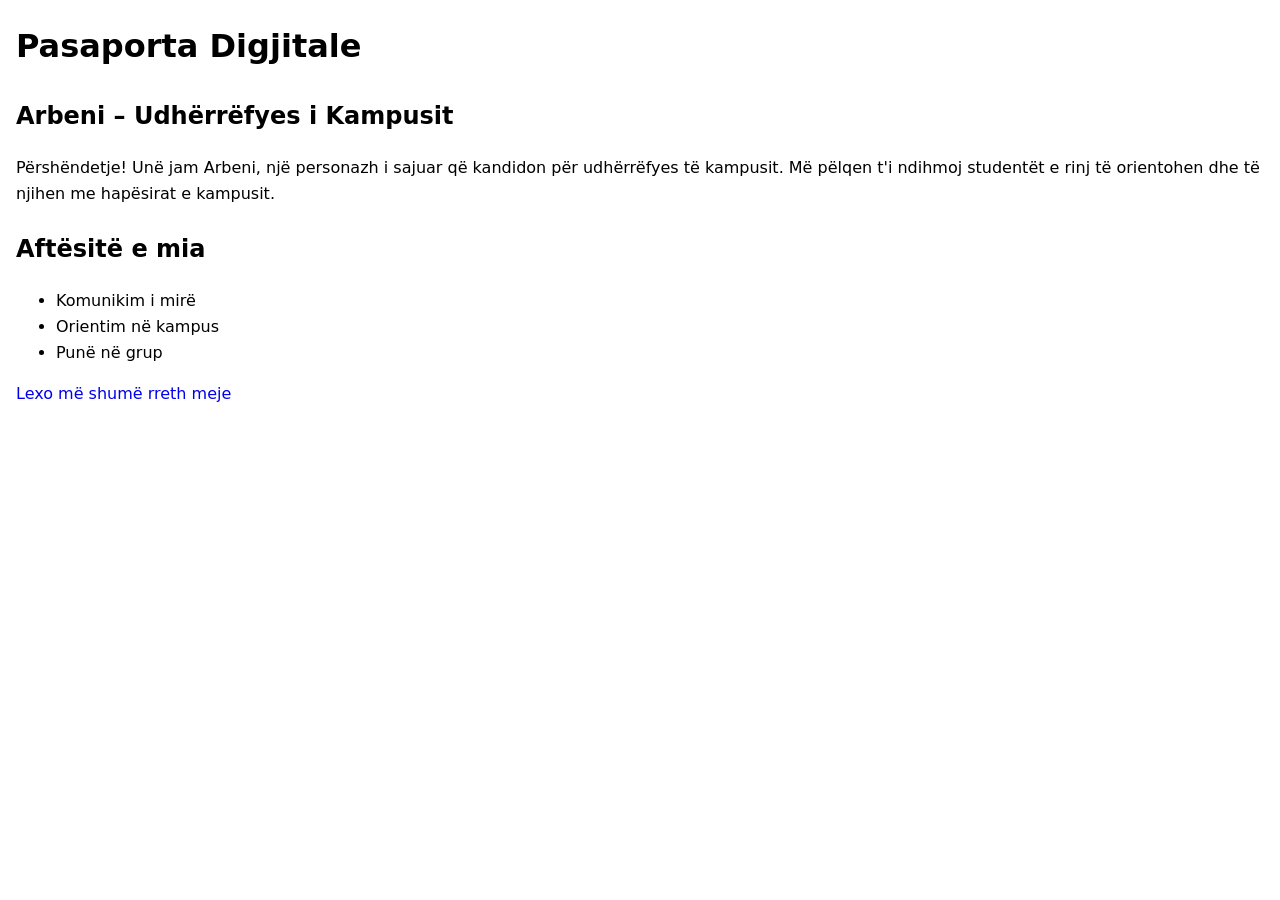
<file: JavaI/index.html>
<!DOCTYPE html>
<html lang="sq">
<head>
    <meta charset="UTF-8">
    <meta name="viewport" content="width=device-width, initial-scale=1.0">
    <title>Pasaporta Digjitale</title>
    <link rel="stylesheet" href="style.css">
</head>

<body>

    <h1>Pasaporta Digjitale</h1>

    <h2>Arbeni – Udhërrëfyes i Kampusit</h2>

<p>
    Përshëndetje! Unë jam Arbeni, një personazh i sajuar
    që kandidon për udhërrëfyes të kampusit.
    Më pëlqen t'i ndihmoj studentët e rinj të orientohen
    dhe të njihen me hapësirat e kampusit.
</p>

    <h2>Aftësitë e mia</h2>

<ul>
    <li>Komunikim i mirë</li>
    <li>Orientim në kampus</li>
    <li>Punë në grup</li>
</ul>

<p>
    <a href="rreth.html">Lexo më shumë rreth meje</a>
</p>

</body>
</html>
</file>
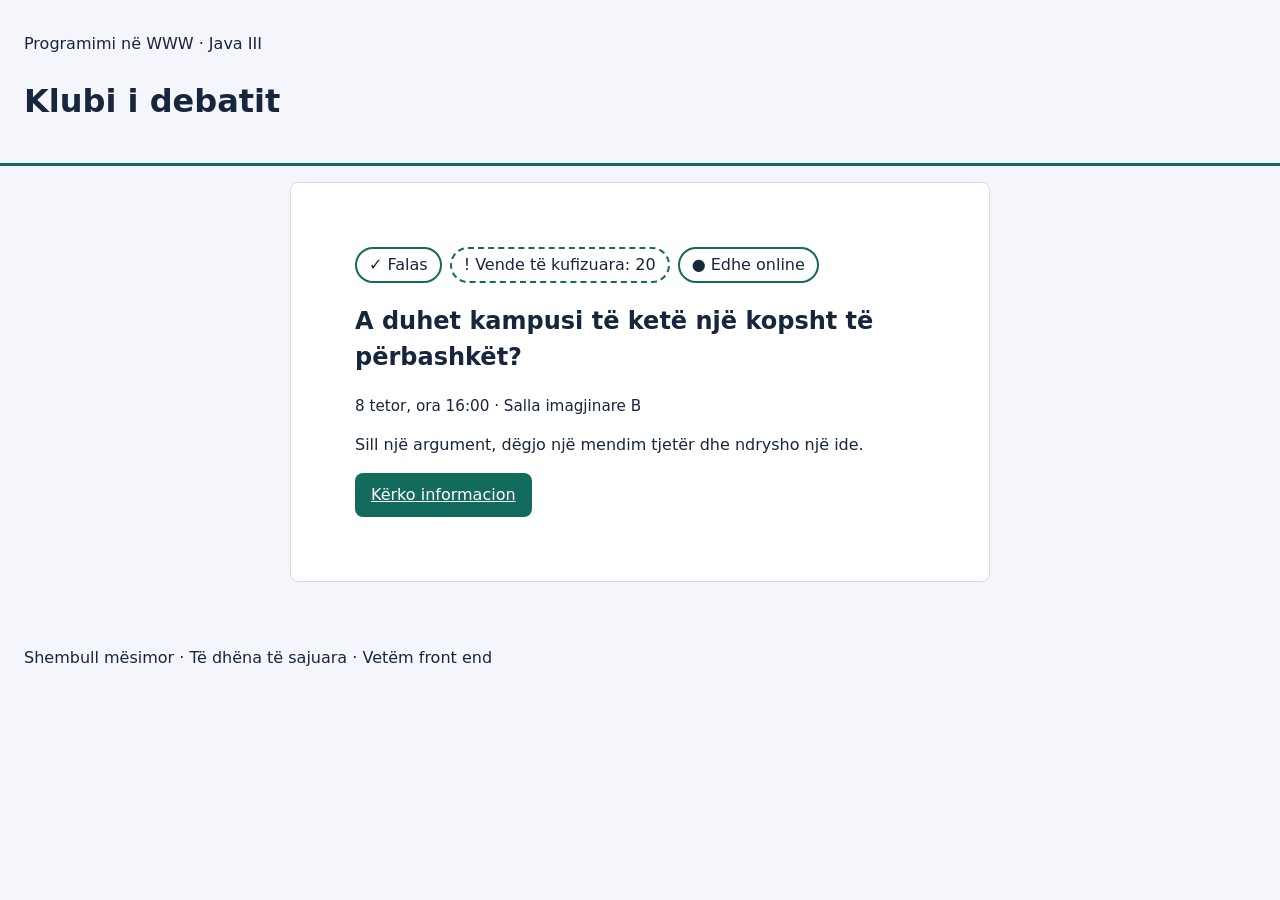
<file: JavaIII/index.html>
<!doctype html>
<html lang="sq">
  <head>
    <meta charset="UTF-8" />
    <meta name="viewport" content="width=device-width, initial-scale=1" />
    <title>Klinika e CSS: shpëto afishen</title>
    <link rel="stylesheet" href="style.css" />
    <link rel="stylesheet" href="gabime.css" />
  </head>
  <body>
    <a class="skip" href="#main">Kalo te përmbajtja</a>
    <header>
      <p>Programimi në WWW · Java III</p>
      <h1>Klubi i debatit</h1>
    </header>
    <main id="main">
      <article id="poster" class="poster">
        <ul class="tags">
          <li class="tag tag--free">Falas</li>
          <li class="tag tag--limited">Vende të kufizuara: 20</li>
          <li class="tag tag--online">Edhe online</li>
        </ul>
        <h2>A duhet kampusi të ketë një kopsht të përbashkët?</h2>
        <p class="meta">8 tetor, ora 16:00 · Salla imagjinare B</p>
        <p>Sill një argument, dëgjo një mendim tjetër dhe ndrysho një ide.</p>
        <a class="btn" href="#regjistrimi">Kërko informacion</a>
      </article>
    </main>
    <footer>Shembull mësimor · Të dhëna të sajuara · Vetëm front end</footer>
  </body>
</html>
</file>
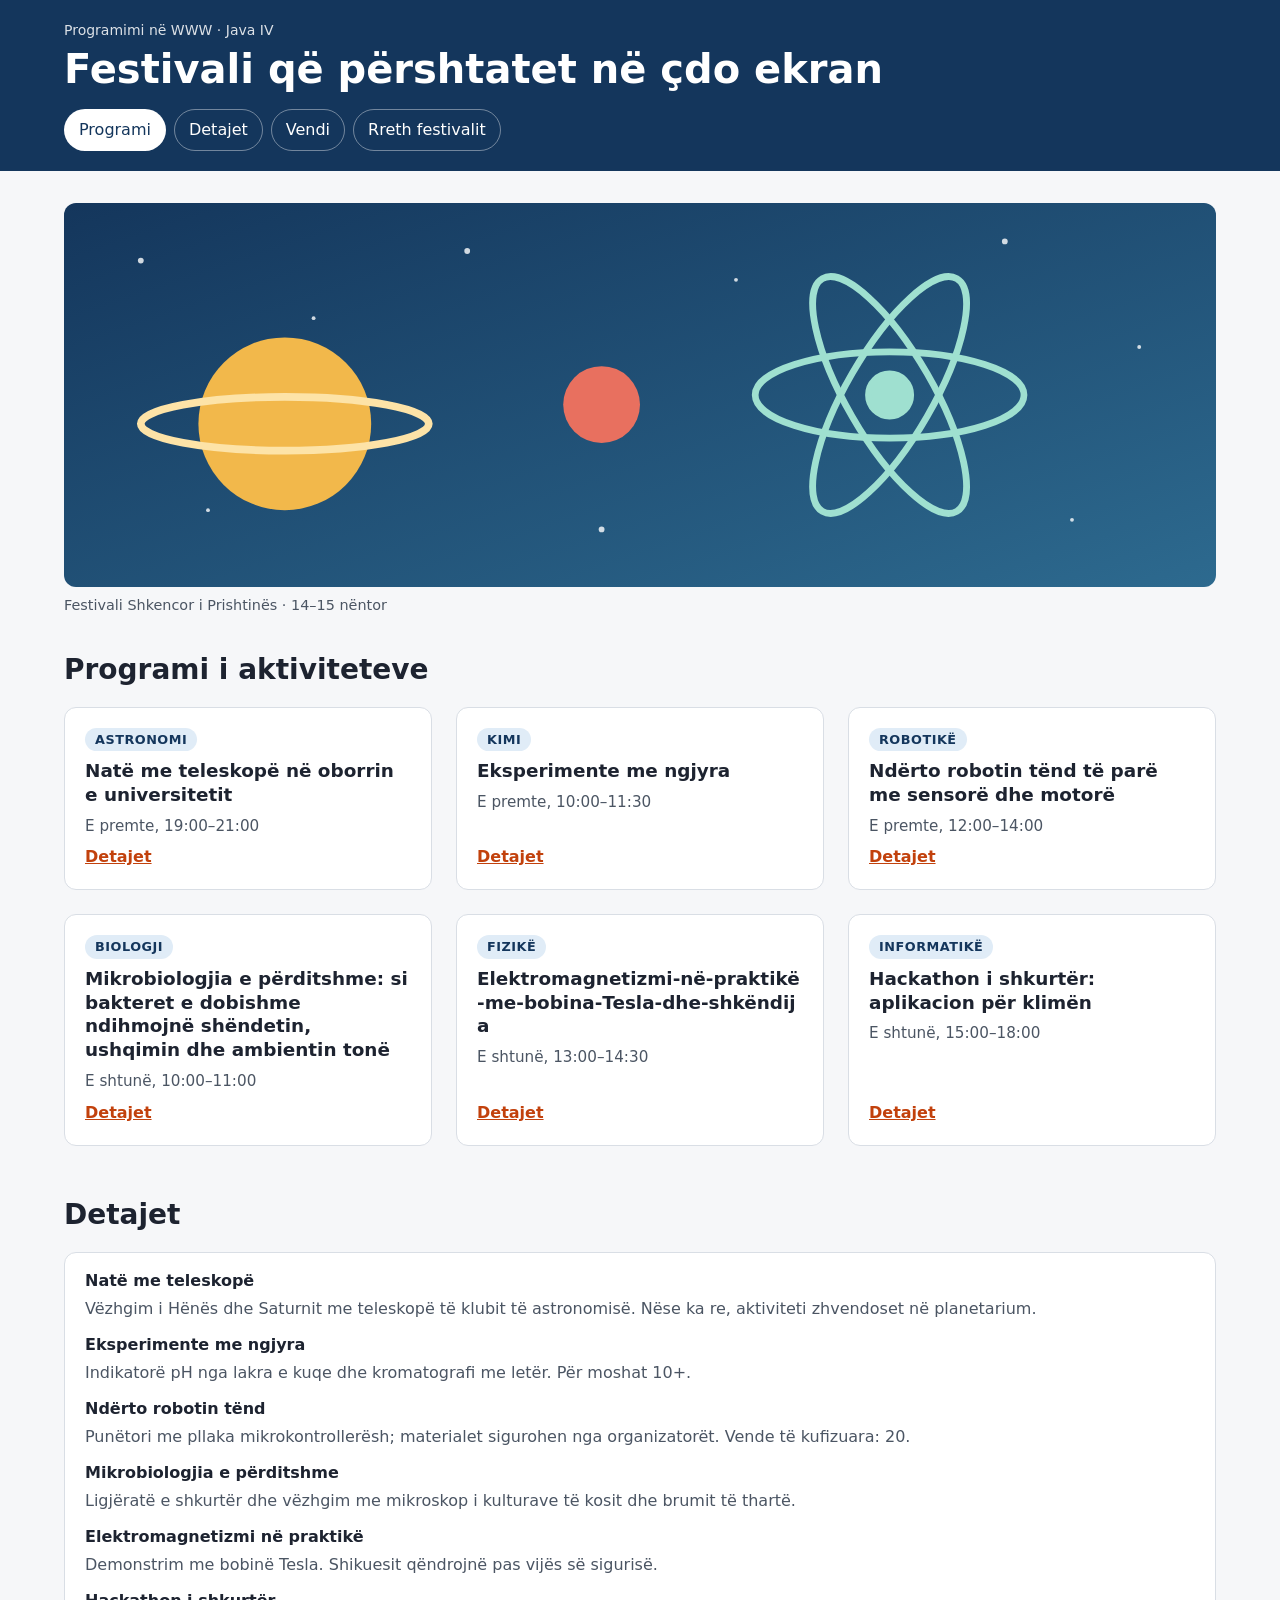
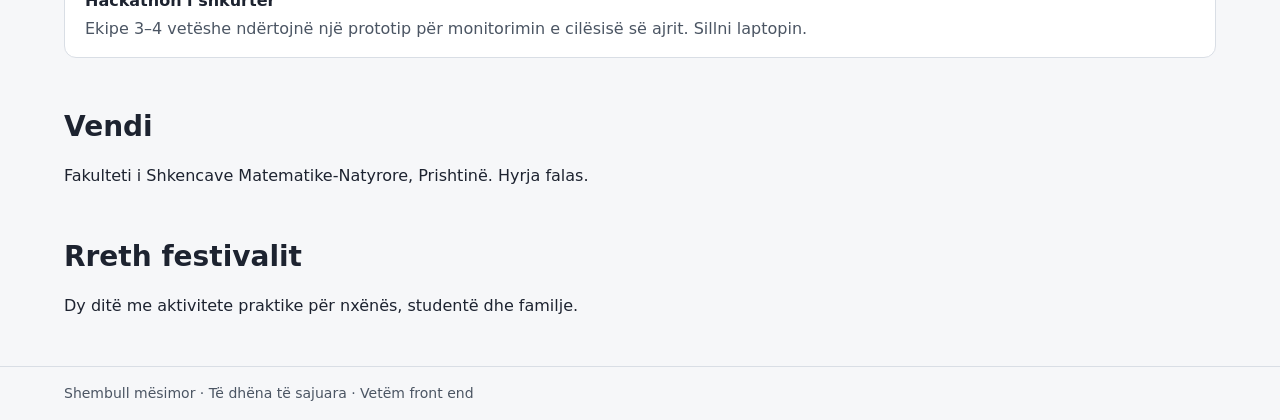
<file: JavaIV/index.html>
<!doctype html>
<html lang="sq">
  <head>
    <meta charset="UTF-8" />
    <meta name="viewport" content="width=device-width, initial-scale=1" />
    <title>Festivali që përshtatet në çdo ekran</title>
    <link rel="stylesheet" href="style.css" />
  </head>
  <body>
    <a class="skip" href="#main">Kalo te përmbajtja</a>

    <header class="site-header">
      <div class="wrap">
        <p class="eyebrow">Programimi në WWW · Java IV</p>
        <h1>Festivali që përshtatet në çdo ekran</h1>
        <nav class="menu" aria-label="Menuja kryesore">
          <ul>
            <li><a href="#programi" aria-current="page">Programi</a></li>
            <li><a href="#detajet">Detajet</a></li>
            <li><a href="#vendi">Vendi</a></li>
            <li><a href="#rreth">Rreth festivalit</a></li>
          </ul>
        </nav>
      </div>
    </header>

    <main id="main" class="wrap">
      <figure class="hero">
        <img
          src="assets/festivali.svg"
          alt="Ilustrim i festivalit shkencor me një planet, një atom dhe yje"
          width="1200"
          height="400"
        />
        <figcaption>Festivali Shkencor i Prishtinës · 14–15 nëntor</figcaption>
      </figure>

      <section id="programi" aria-labelledby="programi-titulli">
        <h2 id="programi-titulli">Programi i aktiviteteve</h2>

        <ul class="cards">
          <li>
            <article class="card">
              <p class="card__cat">Astronomi</p>
              <h3 class="card__title">Natë me teleskopë në oborrin e universitetit</h3>
              <p class="card__time">
                <time datetime="2026-11-14T19:00">E premte, 19:00</time>–<time datetime="2026-11-14T21:00">21:00</time>
              </p>
              <a class="card__link" href="#d1">Detajet<span class="sr-only"> për Natë me teleskopë</span></a>
            </article>
          </li>
          <li>
            <article class="card">
              <p class="card__cat">Kimi</p>
              <h3 class="card__title">Eksperimente me ngjyra</h3>
              <p class="card__time">
                <time datetime="2026-11-14T10:00">E premte, 10:00</time>–<time datetime="2026-11-14T11:30">11:30</time>
              </p>
              <a class="card__link" href="#d2">Detajet<span class="sr-only"> për Eksperimente me ngjyra</span></a>
            </article>
          </li>
          <li>
            <article class="card">
              <p class="card__cat">Robotikë</p>
              <h3 class="card__title">Ndërto robotin tënd të parë me sensorë dhe motorë</h3>
              <p class="card__time">
                <time datetime="2026-11-14T12:00">E premte, 12:00</time>–<time datetime="2026-11-14T14:00">14:00</time>
              </p>
              <a class="card__link" href="#d3">Detajet<span class="sr-only"> për Ndërto robotin tënd</span></a>
            </article>
          </li>
          <li>
            <article class="card">
              <!-- Sfida e transferimit: titull me saktësisht 100 karaktere -->
              <p class="card__cat">Biologji</p>
              <h3 class="card__title">Mikrobiologjia e përditshme: si bakteret e dobishme ndihmojnë shëndetin, ushqimin dhe ambientin tonë</h3>
              <p class="card__time">
                <time datetime="2026-11-15T10:00">E shtunë, 10:00</time>–<time datetime="2026-11-15T11:00">11:00</time>
              </p>
              <a class="card__link" href="#d4">Detajet<span class="sr-only"> për Mikrobiologjia e përditshme</span></a>
            </article>
          </li>
          <li>
            <article class="card">
              <p class="card__cat">Fizikë</p>
              <h3 class="card__title">Elektromagnetizmi‑në‑praktikë‑me‑bobina‑Tesla‑dhe‑shkëndija</h3>
              <p class="card__time">
                <time datetime="2026-11-15T13:00">E shtunë, 13:00</time>–<time datetime="2026-11-15T14:30">14:30</time>
              </p>
              <a class="card__link" href="#d5">Detajet<span class="sr-only"> për Elektromagnetizmi në praktikë</span></a>
            </article>
          </li>
          <li>
            <article class="card">
              <p class="card__cat">Informatikë</p>
              <h3 class="card__title">Hackathon i shkurtër: aplikacion për klimën</h3>
              <p class="card__time">
                <time datetime="2026-11-15T15:00">E shtunë, 15:00</time>–<time datetime="2026-11-15T18:00">18:00</time>
              </p>
              <a class="card__link" href="#d6">Detajet<span class="sr-only"> për Hackathon i shkurtër</span></a>
            </article>
          </li>
        </ul>
      </section>

      <section id="detajet" aria-labelledby="detajet-titulli">
        <h2 id="detajet-titulli">Detajet</h2>
        <dl class="details">
          <dt id="d1">Natë me teleskopë</dt>
          <dd>Vëzhgim i Hënës dhe Saturnit me teleskopë të klubit të astronomisë. Nëse ka re, aktiviteti zhvendoset në planetarium.</dd>
          <dt id="d2">Eksperimente me ngjyra</dt>
          <dd>Indikatorë pH nga lakra e kuqe dhe kromatografi me letër. Për moshat 10+.</dd>
          <dt id="d3">Ndërto robotin tënd</dt>
          <dd>Punëtori me pllaka mikrokontrollerësh; materialet sigurohen nga organizatorët. Vende të kufizuara: 20.</dd>
          <dt id="d4">Mikrobiologjia e përditshme</dt>
          <dd>Ligjëratë e shkurtër dhe vëzhgim me mikroskop i kulturave të kosit dhe brumit të thartë.</dd>
          <dt id="d5">Elektromagnetizmi në praktikë</dt>
          <dd>Demonstrim me bobinë Tesla. Shikuesit qëndrojnë pas vijës së sigurisë.</dd>
          <dt id="d6">Hackathon i shkurtër</dt>
          <dd>Ekipe 3–4 vetëshe ndërtojnë një prototip për monitorimin e cilësisë së ajrit. Sillni laptopin.</dd>
        </dl>
      </section>

      <section id="vendi" aria-labelledby="vendi-titulli">
        <h2 id="vendi-titulli">Vendi</h2>
        <p>Fakulteti i Shkencave Matematike-Natyrore, Prishtinë. Hyrja falas.</p>
      </section>

      <section id="rreth" aria-labelledby="rreth-titulli">
        <h2 id="rreth-titulli">Rreth festivalit</h2>
        <p>Dy ditë me aktivitete praktike për nxënës, studentë dhe familje.</p>
      </section>
    </main>

    <footer class="site-footer">
      <div class="wrap">Shembull mësimor · Të dhëna të sajuara · Vetëm front end</div>
    </footer>
  </body>
</html>
</file>
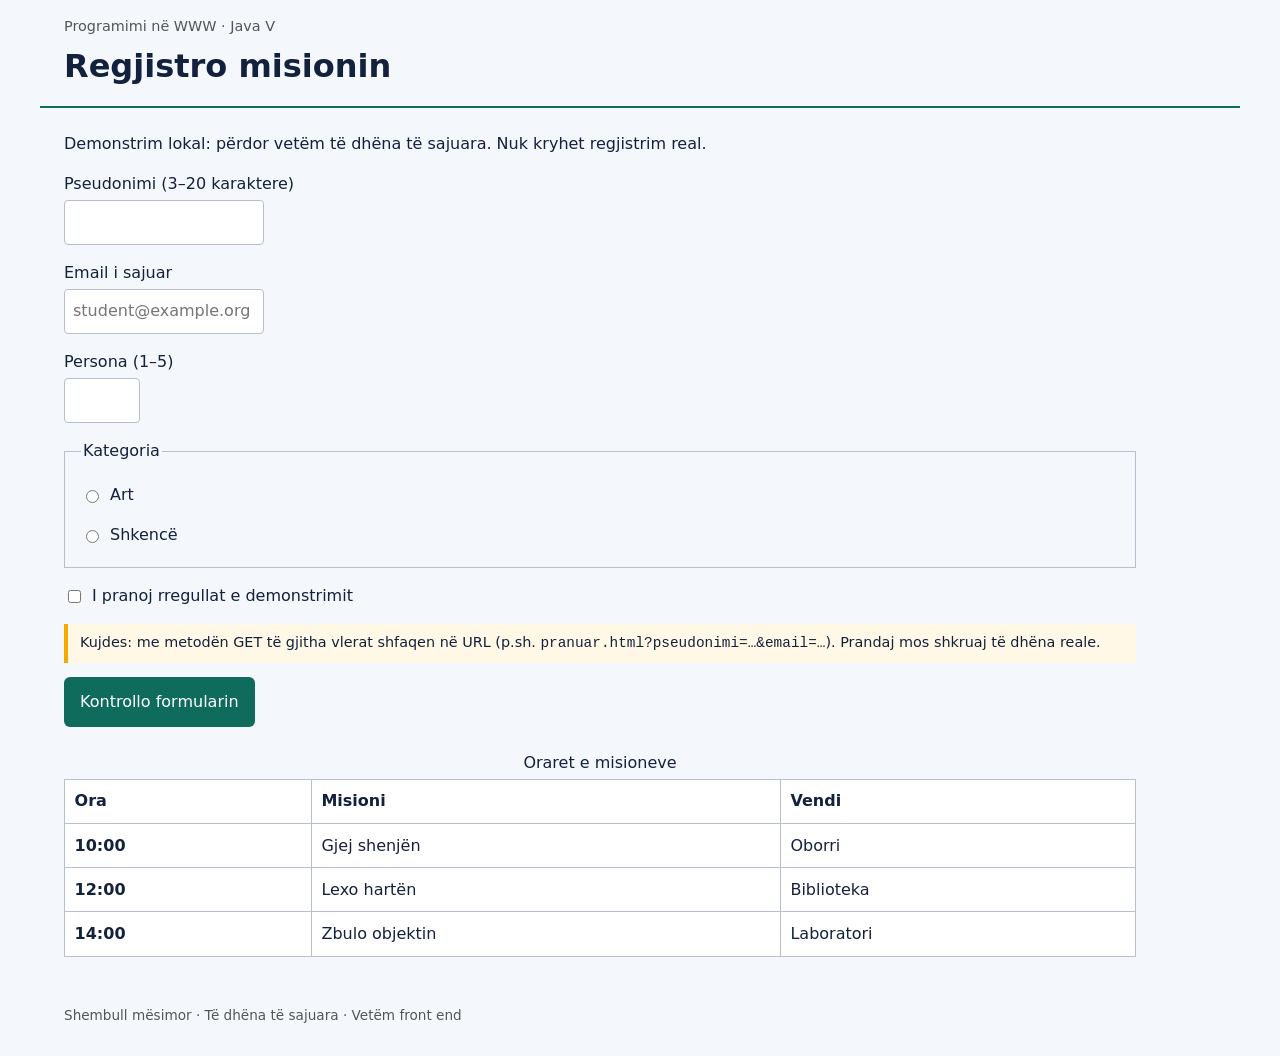
<file: JavaV/index.html>
<!doctype html>
<html lang="sq">
  <head>
    <meta charset="UTF-8" />
    <meta name="viewport" content="width=device-width, initial-scale=1" />
    <title>Formulari i misionit sekret</title>
    <link rel="stylesheet" href="style.css" />
  </head>
  <body>
    <a class="skip" href="#main">Kalo te përmbajtja</a>
    <header>
      <p>Programimi në WWW · Java V</p>
      <h1>Regjistro misionin</h1>
    </header>

    <main id="main">
      <p class="shenim">
        Demonstrim lokal: përdor vetëm të dhëna të sajuara. Nuk kryhet regjistrim real.
      </p>

      <!-- method="get": vlerat dërgohen në URL te pranuar.html; asgjë nuk ruhet në server. -->
      <form action="pranuar.html" method="get">
        <p>
          <label for="pseudonimi">Pseudonimi (3–20 karaktere)</label>
          <input
            type="text"
            id="pseudonimi"
            name="pseudonimi"
            required
            minlength="3"
            maxlength="20"
            autocomplete="off"
          />
        </p>

        <p>
          <label for="email">Email i sajuar</label>
          <input
            type="email"
            id="email"
            name="email"
            required
            placeholder="student@example.org"
          />
        </p>

        <p>
          <label for="persona">Persona (1–5)</label>
          <input
            type="number"
            id="persona"
            name="persona"
            required
            min="1"
            max="5"
            step="1"
            class="i-shkurter"
          />
        </p>

        <fieldset>
          <legend>Kategoria</legend>
          <p>
            <input type="radio" id="kat-art" name="kategoria" value="Art" required />
            <label for="kat-art">Art</label>
          </p>
          <p>
            <input type="radio" id="kat-shkence" name="kategoria" value="Shkencë" />
            <label for="kat-shkence">Shkencë</label>
          </p>
        </fieldset>

        <p>
          <input type="checkbox" id="rregullat" name="rregullat" value="po" required />
          <label for="rregullat">I pranoj rregullat e demonstrimit</label>
        </p>

        <p class="kujdes">
          Kujdes: me metodën GET të gjitha vlerat shfaqen në URL (p.sh.
          <code>pranuar.html?pseudonimi=…&amp;email=…</code>). Prandaj mos shkruaj të dhëna reale.
        </p>

        <button type="submit">Kontrollo formularin</button>
      </form>

      <table>
        <caption>Oraret e misioneve</caption>
        <thead>
          <tr>
            <th scope="col">Ora</th>
            <th scope="col">Misioni</th>
            <th scope="col">Vendi</th>
          </tr>
        </thead>
        <tbody>
          <tr>
            <th scope="row">10:00</th>
            <td>Gjej shenjën</td>
            <td>Oborri</td>
          </tr>
          <tr>
            <th scope="row">12:00</th>
            <td>Lexo hartën</td>
            <td>Biblioteka</td>
          </tr>
          <tr>
            <th scope="row">14:00</th>
            <td>Zbulo objektin</td>
            <td>Laboratori</td>
          </tr>
        </tbody>
      </table>
    </main>

    <footer>Shembull mësimor · Të dhëna të sajuara · Vetëm front end</footer>
  </body>
</html>
</file>
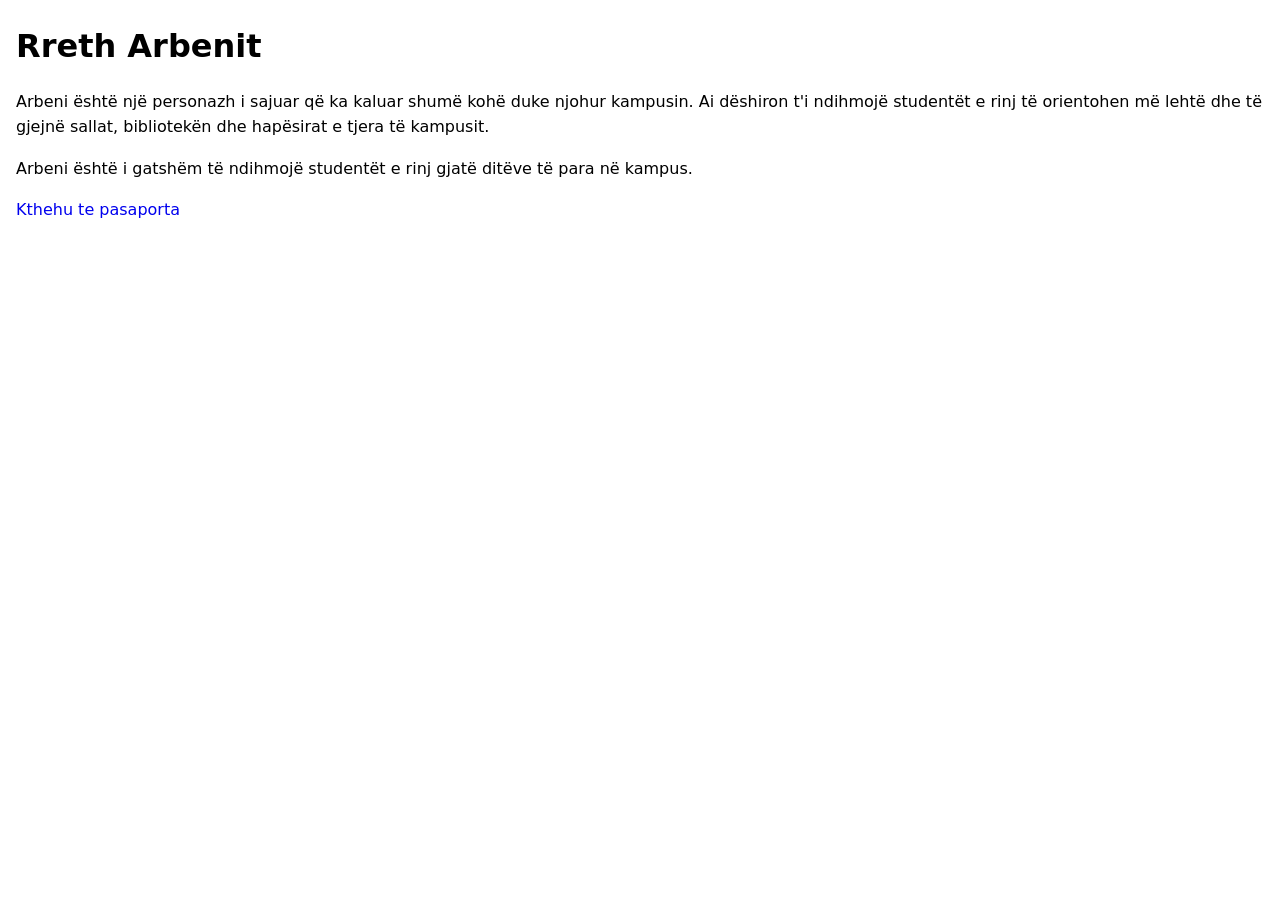
<file: JavaI/rreth.html>
<!DOCTYPE html>
<html lang="sq">
<head>
    <meta charset="UTF-8">
    <meta name="viewport" content="width=device-width, initial-scale=1.0">
    <title>Rreth Arbenit</title>
    <link rel="stylesheet" href="style.css">
</head>

<body>

    <h1>Rreth Arbenit</h1>

    <p>
        Arbeni është një personazh i sajuar që ka kaluar shumë
        kohë duke njohur kampusin. Ai dëshiron t'i ndihmojë
        studentët e rinj të orientohen më lehtë dhe të gjejnë
        sallat, bibliotekën dhe hapësirat e tjera të kampusit.
    </p>

    <p>
        Arbeni është i gatshëm të ndihmojë studentët e rinj
        gjatë ditëve të para në kampus.
    </p>

    <p>
        <a href="index.html">Kthehu te pasaporta</a>
    </p>

</body>
</html>
</file>
<file: JavaI/style.css>
* {
    box-sizing: border-box;
}

body {
    font-family: system-ui, sans-serif;
    margin: 1rem;
    line-height: 1.6;
}

h1 {
    margin-bottom: 0.5rem;
}

h2 {
    margin-top: 1.5rem;
}

a {
    text-decoration: none;
}

a:hover {
    text-decoration: underline;
}
</file>
<file: JavaIII/style.css>
/* Variablat për ngjyrat dhe hapësirat */
:root {
  --ink: #17263c;
  --bg: #f4f6fb;
  --surface: #ffffff;
  --accent: #136b5e;
  --border: #d5dbe6;
  --focus: #f2b705;
  --space: 1rem;
  --radius: 0.5rem;
}

* {
  box-sizing: border-box;
}

body {
  font-family: system-ui, sans-serif;
  margin: 0;
  color: var(--ink);
  background: var(--bg);
  line-height: 1.5;
}

header,
main,
footer {
  padding: var(--space) calc(var(--space) * 1.5);
}

header {
  border-bottom: 3px solid var(--accent);
}

footer {
  margin-top: calc(var(--space) * 2);
}

/* Lidhja "Kalo te përmbajtja": e fshehur derisa merr fokus */
.skip {
  position: absolute;
  left: var(--space);
  top: -4rem;
  background: var(--ink);
  color: #fff;
  padding: 0.5rem 1rem;
  border-radius: var(--radius);
}

.skip:focus-visible {
  top: var(--space);
}

/* Etiketat: dallohen me tekst, kufi dhe ikonë, jo vetëm me ngjyrë */
.tags {
  display: flex;
  flex-wrap: wrap;
  gap: 0.5rem;
  list-style: none;
  margin: 0 0 var(--space);
  padding: 0;
}

.tag {
  border: 2px solid var(--accent);
  border-radius: 999px;
  padding: 0.25rem 0.75rem;
}

.tag--free::before {
  content: "✓ ";
}

.tag--limited {
  border-style: dashed;
}

.tag--limited::before {
  content: "! ";
}

.tag--online::before {
  content: "● ";
}

.meta {
  font-size: 0.95rem;
}

/* Butoni */
.btn {
  display: inline-block;
  background: var(--accent);
  color: #fff;
  padding: 0.6rem 1rem;
  border-radius: var(--radius);
}

/* Gjendjet focus-visible dhe hover */
a:focus-visible,
.btn:focus-visible {
  outline: 3px solid var(--focus);
  outline-offset: 3px;
}

.btn:hover {
  background: var(--ink);
}
</file>
<file: JavaIII/gabime.css>
.poster {
  color: var(--ink);
  background: var(--surface);
  width: 100%;
  max-width: 700px;
  margin-inline: auto;
  padding: clamp(1rem, 5vw, 5rem);
  border: 1px solid var(--border);
  border-radius: var(--radius);
}
</file>
<file: JavaIV/style.css>
/* Java IV — Festivali që përshtatet në çdo ekran
   Mobile-first: stilet bazë janë për telefon, media queries shtojnë kolona. */

:root {
  --ngjyra-kryesore: #14365c;
  --ngjyra-theksi: #c2410c;
  --sfondi: #f6f7f9;
  --karta: #ffffff;
  --teksti: #1d2330;
  --teksti-zbehte: #4b5563;
  --kufiri: #d9dee5;
  --hapesira: clamp(1rem, 3vw, 2rem);
}

* {
  box-sizing: border-box;
}

html {
  scroll-behavior: smooth;
}

body {
  margin: 0;
  font-family: system-ui, -apple-system, "Segoe UI", Roboto, sans-serif;
  line-height: 1.5;
  color: var(--teksti);
  background: var(--sfondi);
}

/* Imazh fleksibël: nuk del kurrë jashtë prindit */
img {
  max-width: 100%;
  height: auto;
  display: block;
}

.wrap {
  width: min(100% - 2 * var(--hapesira), 72rem);
  margin-inline: auto;
}

/* Lidhja "Kalo te përmbajtja" shfaqet vetëm me fokus nga tastiera */
.skip {
  position: absolute;
  left: 1rem;
  top: -3rem;
  padding: 0.5rem 1rem;
  background: #fff;
  color: var(--ngjyra-kryesore);
  z-index: 10;
}
.skip:focus {
  top: 1rem;
}

.sr-only {
  position: absolute;
  width: 1px;
  height: 1px;
  overflow: hidden;
  clip: rect(0 0 0 0);
  white-space: nowrap;
}

/* ---------- Koka dhe menuja (Flexbox) ---------- */
.site-header {
  background: var(--ngjyra-kryesore);
  color: #fff;
  padding-block: 1.25rem;
}

.eyebrow {
  margin: 0;
  font-size: 0.875rem;
  opacity: 0.85;
}

h1 {
  margin: 0.25rem 0 1rem;
  font-size: clamp(1.5rem, 5vw, 2.5rem);
  line-height: 1.2;
}

.menu ul {
  display: flex;
  flex-wrap: wrap; /* në ekran të ngushtë lidhjet kalojnë në rresht të ri */
  gap: 0.5rem;
  margin: 0;
  padding: 0;
  list-style: none;
}

.menu a {
  display: block;
  padding: 0.5rem 0.875rem;
  border: 1px solid rgb(255 255 255 / 0.4);
  border-radius: 999px;
  color: #fff;
  text-decoration: none;
}

.menu a:hover,
.menu a[aria-current="page"] {
  background: #fff;
  color: var(--ngjyra-kryesore);
}

/* Fokus i dukshëm për përdoruesit e tastierës */
a:focus-visible {
  outline: 3px solid #fbbf24;
  outline-offset: 3px;
}

/* ---------- Përmbajtja ---------- */
main {
  padding-block: var(--hapesira);
}

.hero {
  margin: 0 0 var(--hapesira);
}
.hero img {
  border-radius: 0.75rem;
}
.hero figcaption {
  margin-top: 0.5rem;
  color: var(--teksti-zbehte);
  font-size: 0.9rem;
}

h2 {
  font-size: clamp(1.25rem, 4vw, 1.75rem);
  margin: 0 0 1rem;
}

section + section {
  margin-top: calc(var(--hapesira) * 1.5);
}

/* ---------- Kartat (Grid) ---------- */
/* Bazë: 1 kolonë (< 600px) */
.cards {
  display: grid;
  grid-template-columns: 1fr;
  gap: 1rem;
  margin: 0;
  padding: 0;
  list-style: none;
}

/* 600–899px: 2 kolona */
@media (min-width: 600px) {
  .cards {
    grid-template-columns: repeat(2, minmax(0, 1fr));
  }
}

/* ≥ 900px: 3 kolona */
@media (min-width: 900px) {
  .cards {
    grid-template-columns: repeat(3, minmax(0, 1fr));
    gap: 1.5rem;
  }
}

.cards > li {
  display: flex; /* karta zë gjithë lartësinë e qelizës */
  min-width: 0;
}

.card {
  display: flex;
  flex-direction: column;
  gap: 0.5rem;
  width: 100%;
  min-width: 0;
  padding: 1.25rem;
  background: var(--karta);
  border: 1px solid var(--kufiri);
  border-radius: 0.75rem;
  /* Pa lartësi fikse: karta rritet sipas tekstit */
}

.card p,
.card h3 {
  margin: 0;
}

.card__cat {
  align-self: flex-start;
  padding: 0.125rem 0.625rem;
  border-radius: 999px;
  background: #e0ecf7;
  color: var(--ngjyra-kryesore);
  font-size: 0.8rem;
  font-weight: 600;
  text-transform: uppercase;
  letter-spacing: 0.04em;
}

.card__title {
  font-size: 1.15rem;
  line-height: 1.3;
  /* Teksti i gjatë (edhe fjalët pa hapësira) thyhet brenda kartës */
  overflow-wrap: anywhere;
  hyphens: auto;
}

.card__time {
  color: var(--teksti-zbehte);
  font-size: 0.95rem;
}

.card__link {
  margin-top: auto; /* lidhja shtyhet në fund të kartës */
  align-self: flex-start;
  color: var(--ngjyra-theksi);
  font-weight: 600;
}

/* ---------- Detajet ---------- */
.details {
  margin: 0;
  background: var(--karta);
  border: 1px solid var(--kufiri);
  border-radius: 0.75rem;
  padding: 1rem 1.25rem;
}
.details dt {
  font-weight: 700;
  margin-top: 0.75rem;
  scroll-margin-top: 1rem;
}
.details dt:first-child {
  margin-top: 0;
}
.details dd {
  margin: 0.25rem 0 0;
  color: var(--teksti-zbehte);
}
.details dt:target {
  color: var(--ngjyra-theksi);
}

/* ---------- Fundi ---------- */
.site-footer {
  border-top: 1px solid var(--kufiri);
  padding-block: 1rem;
  color: var(--teksti-zbehte);
  font-size: 0.875rem;
}
</file>
<file: JavaV/style.css>
* {
  box-sizing: border-box;
}

:root {
  --ngjyra: #0f6b5c;
  --teksti: #14213d;
  --sfondi: #f4f7fb;
  --kufiri: #b8bfcc;
}

body {
  font-family: system-ui, sans-serif;
  margin: 0;
  padding: 1rem 2.5rem;
  background: var(--sfondi);
  color: var(--teksti);
  line-height: 1.5;
}

.skip {
  position: absolute;
  left: -999px;
}
.skip:focus {
  left: 1rem;
  top: 1rem;
  background: #fff;
  padding: 0.5rem;
}

header {
  border-bottom: 2px solid var(--ngjyra);
  padding: 0 1.5rem 1rem;
  margin-bottom: 1.5rem;
}
header p {
  margin: 0;
  font-size: 0.9rem;
  color: #555;
}
header h1 {
  margin: 0.25rem 0 0;
}

main {
  padding: 0 1.5rem;
  max-width: 70rem;
}

label {
  display: block;
  margin-bottom: 0.25rem;
}

input[type="text"],
input[type="email"],
input[type="number"] {
  width: 12.5rem;
  padding: 0.6rem 0.5rem;
  border: 1px solid var(--kufiri);
  border-radius: 4px;
  font: inherit;
}
.i-shkurter {
  width: 4.75rem !important;
}

input:focus-visible,
button:focus-visible {
  outline: 3px solid #f2a900;
  outline-offset: 2px;
}

/* Fusha e plotësuar gabim, pasi përdoruesi ka shkruar diçka */
input:user-invalid {
  border-color: #b3261e;
  background: #fff5f5;
}

fieldset {
  border: 1px solid var(--kufiri);
  padding: 0.25rem 1rem;
  margin: 1rem 0;
}
fieldset p,
p:has(> input[type="checkbox"]) {
  display: flex;
  align-items: center;
  gap: 0.5rem;
}
fieldset label,
p:has(> input[type="checkbox"]) label {
  display: inline;
  margin: 0;
}

.kujdes {
  font-size: 0.9rem;
  border-left: 4px solid #f2a900;
  background: #fff8e6;
  padding: 0.5rem 0.75rem;
}

button {
  background: var(--ngjyra);
  color: #fff;
  border: 0;
  border-radius: 6px;
  padding: 0.8rem 1rem;
  font: inherit;
  cursor: pointer;
}
button:hover {
  background: #0b5246;
}

table {
  width: 100%;
  border-collapse: collapse;
  margin: 1.5rem 0;
  background: #fff;
}
caption {
  margin-bottom: 0.25rem;
}
th,
td {
  border: 1px solid var(--kufiri);
  padding: 0.6rem;
  text-align: left;
}

dl {
  display: grid;
  grid-template-columns: max-content 1fr;
  gap: 0.25rem 1rem;
}
dt {
  font-weight: bold;
}
dd {
  margin: 0;
}

footer {
  margin-top: 2rem;
  padding: 1rem 1.5rem;
  font-size: 0.85rem;
  color: #555;
}

@media (max-width: 600px) {
  body {
    padding: 1rem;
  }
  header,
  main {
    padding: 0;
  }
}
</file>
